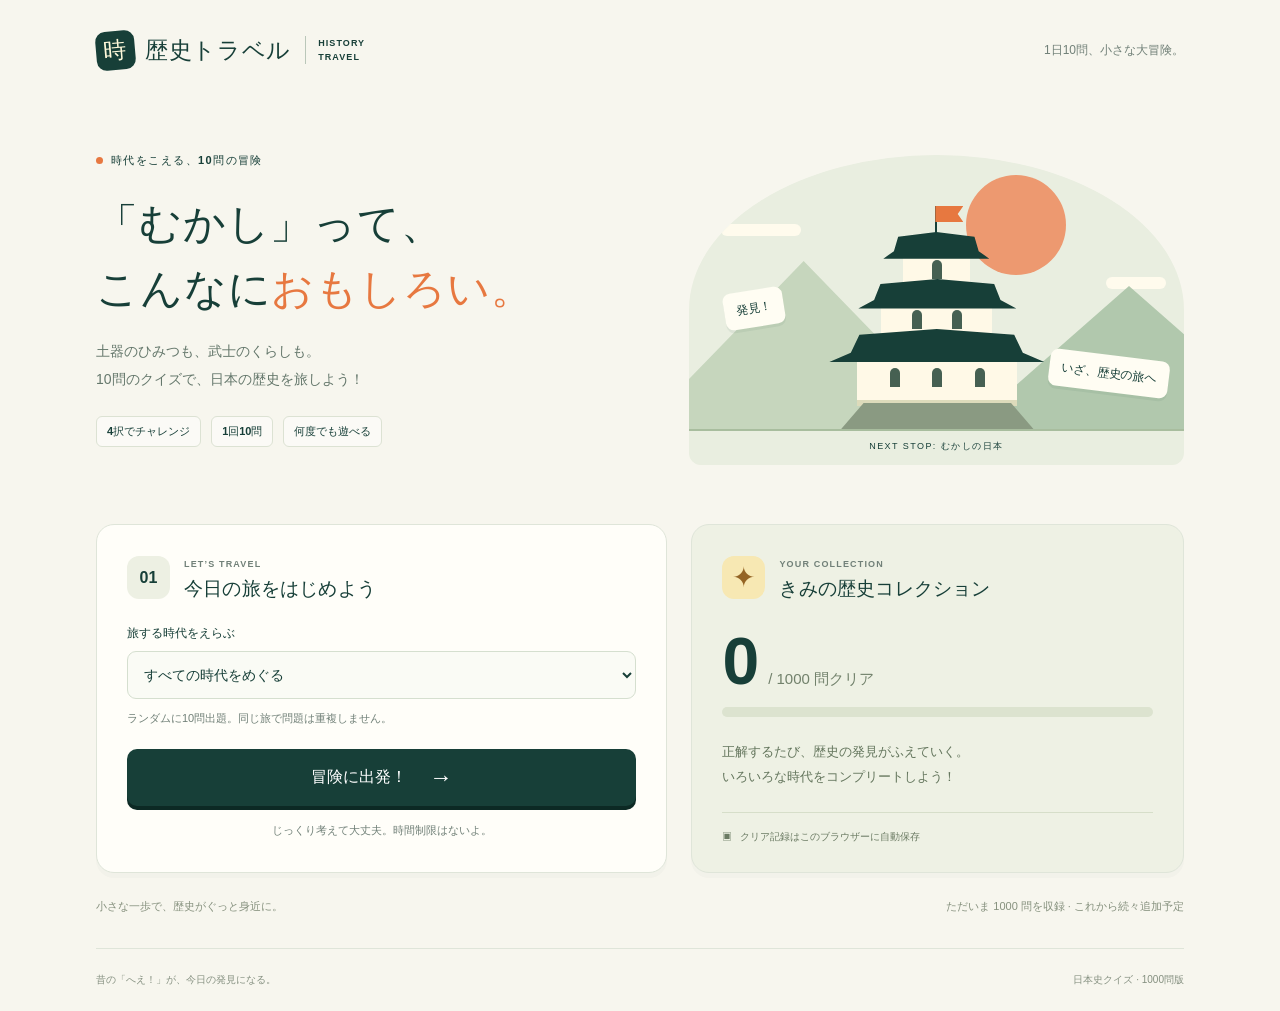
<file: index.html>
<!doctype html>
<html lang="ja">
<head>
  <meta charset="utf-8">
  <meta name="viewport" content="width=device-width, initial-scale=1">
  <meta name="theme-color" content="#173f38">
  <meta name="description" content="10問でめぐる日本の歴史。遊びながら発見する、小学生向けの日本史4択クイズ。">
  <title>歴史トラベル｜10問の日本史冒険</title>
  <link rel="stylesheet" href="css/style.css">
  <script defer src="data/questions-1000-quality-v3.js"></script>
  <script defer src="js/core.js"></script>
  <script defer src="js/storage.js"></script>
  <script defer src="js/app.js"></script>
</head>
<body>
  <header class="site-header"><a class="brand" href="./"><span class="brand-mark" aria-hidden="true">時</span> 歴史トラベル<span class="brand-en">HISTORY TRAVEL</span></a><span class="header-note">1日10問、小さな大冒険。</span></header>
  <main id="app"></main>
  <p id="storage-notice" class="storage-notice" role="status" hidden>この環境では記録を保存できません。今回はこの画面を開いている間だけ記録します。</p>
  <footer>昔の「へえ！」が、今日の発見になる。<span>日本史クイズ · 1000問版</span></footer>
  <noscript>このクイズを遊ぶには、ブラウザーのJavaScriptを有効にしてください。</noscript>
</body>
</html>
</file>
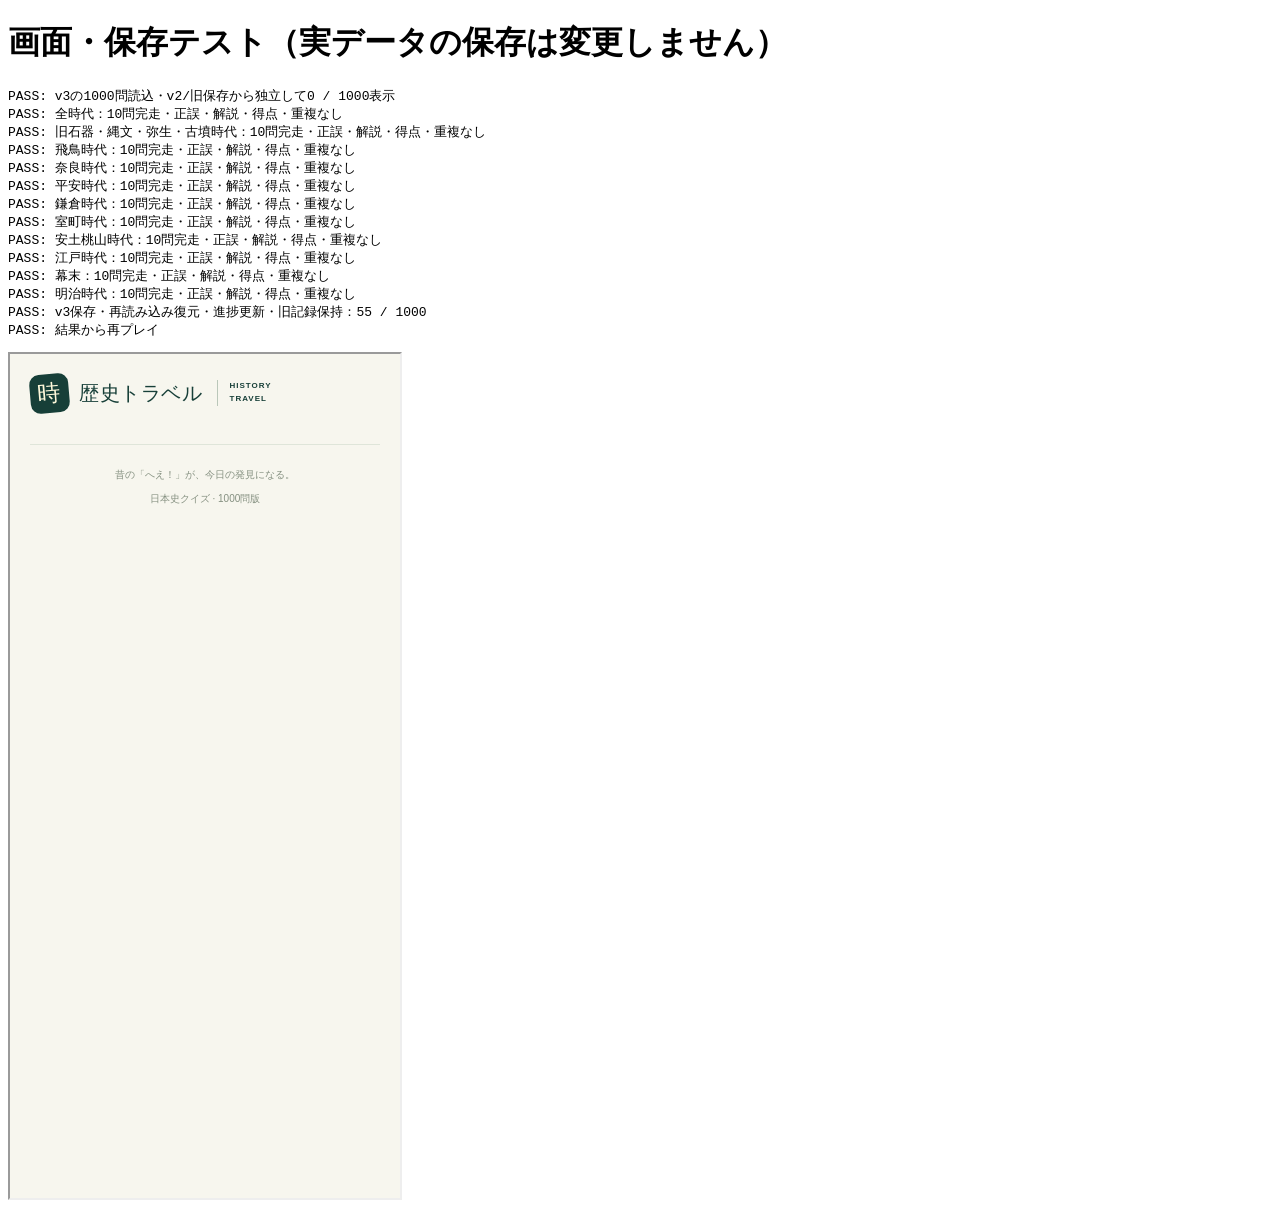
<file: tests/integration.html>
<!doctype html><html lang="ja"><meta charset="utf-8"><title>画面・保存テスト</title><h1>画面・保存テスト（実データの保存は変更しません）</h1><pre id="results">検証中…</pre><div id="host"></div><script>
(async()=>{
const lines=[], key='history-travel.progress.quality-v3.v1', v2='history-travel.progress.quality-v2.v1', legacy='history-travel.progress.v1';
const oldSave=JSON.stringify({version:1,clearedIds:['edo-001','ancient-001']});
const saves={[legacy]:JSON.stringify({version:1,clearedIds:['edo-001']}),[v2]:oldSave};
window.testStore={getItem:k=>saves[k]??null,setItem:(k,v)=>{saves[k]=v;}};
const source=await(await fetch('../index.html')).text();
const base=new URL('../',location.href).href;
async function mount(){const frame=document.createElement('iframe');frame.width='390';frame.height='844';const ready=new Promise(resolve=>frame.onload=resolve);frame.srcdoc=source.replace('<head>','<head><base href="'+base+'"><script>Object.defineProperty(window,"localStorage",{value:parent.testStore});<\/script>');document.querySelector('#host').replaceChildren(frame);await ready;return frame;}
function assert(ok,msg){if(!ok)throw Error(msg);}
function report(s){lines.push('PASS: '+s);document.querySelector('#results').textContent=lines.join('\n');}
try {
let frame=await mount(), doc=frame.contentDocument;
assert(frame.contentWindow.QUESTIONS.length===1000,'v3の1000問');assert([...doc.scripts].some(s=>s.src.endsWith('/data/questions-1000-quality-v3.js')),'v3を読込');
assert(doc.querySelector('.collection-count').textContent.includes('/ 1000'),'1000問表示');assert(doc.querySelector('.collection-count strong').textContent==='0','旧データは混同しない');report('v3の1000問読込・v2/旧保存から独立して0 / 1000表示');
const eras=[...doc.querySelectorAll('#era option')].map(o=>o.value);assert(eras.length===11,'全10時代');
let totalCorrect=0;
for(const era of eras){doc.querySelector('#era').value=era;doc.querySelector('#era').dispatchEvent(new frame.contentWindow.Event('change'));doc.querySelector('#start').click();const seen=new Set();let score=0;for(let i=0;i<10;i++){const title=doc.querySelector('.question-card h1').textContent;assert(!seen.has(title),'重複問題');seen.add(title);if(era!=='all')assert(doc.querySelector('.era-badge').textContent===era,'時代違い');const buttons=doc.querySelectorAll('.choice');const choices=[...buttons].map(b=>b.children[1].textContent);const q=frame.contentWindow.QUESTIONS.find(q=>q.question===title && q.era===doc.querySelector('.era-badge').textContent && JSON.stringify(q.choices)===JSON.stringify(choices));const chosen=i%2===0?q.answer:(q.answer+1)%4;buttons[chosen].click();buttons[chosen].click();assert([...buttons].every(b=>b.disabled),'回答後無効化');assert(doc.querySelector('.explanation').textContent===q.explanation,'解説');if(chosen===q.answer)score++;assert(doc.querySelector('#feedback').textContent.includes(chosen===q.answer?'大正解':'おしい'),'正誤');doc.querySelector('#next').click();}assert(doc.querySelector('.result-score strong').textContent===String(score),'得点');totalCorrect+=score;doc.querySelector('#home').click();report((era==='all'?'全時代':era)+'：10問完走・正誤・解説・得点・重複なし');}
const expected=new Set(JSON.parse(saves[key]).clearedIds).size;assert(expected>0 && expected<=totalCorrect,'保存件数');assert(doc.querySelector('.collection-count strong').textContent===String(expected),'進捗更新');frame=await mount();doc=frame.contentDocument;assert(doc.querySelector('.collection-count strong').textContent===String(expected),'復元');assert(saves[legacy]===JSON.stringify({version:1,clearedIds:['edo-001']}),'旧データ保持');assert(saves[v2]===oldSave,'v2記録保持');report('v3保存・再読み込み復元・進捗更新・旧記録保持：'+expected+' / 1000');
doc.querySelector('#start').click();for(let i=0;i<10;i++){doc.querySelector('.choice').click();doc.querySelector('#next').click();}doc.querySelector('#again').click();assert(doc.querySelector('.question-progress').textContent.includes('第 1 問'),'再プレイ');report('結果から再プレイ');
for(const invalid of ['{broken','null',JSON.stringify({version:1,clearedIds:[null,42,'unknown-id']}),JSON.stringify({version:9,clearedIds:[]})]){saves[key]=invalid;frame=await mount();assert(frame.contentDocument.querySelector('#start'),'不正保存から起動');}report('破損JSON・null・不正ID・未知バージョンでも起動');
window.testStore={getItem:()=>{throw Error('blocked');},setItem:()=>{throw Error('blocked');}};frame=await mount();assert(!frame.contentDocument.querySelector('#storage-notice').hidden,'保存不可通知');frame.contentDocument.querySelector('#start').click();assert(frame.contentDocument.querySelector('.choice'),'保存不可でもプレイ');report('ストレージ利用不可でもプレイ可能');
} catch(e){lines.push('FAIL: '+e.message);document.querySelector('#results').textContent=lines.join('\n');}
})();
</script></html>
</file>
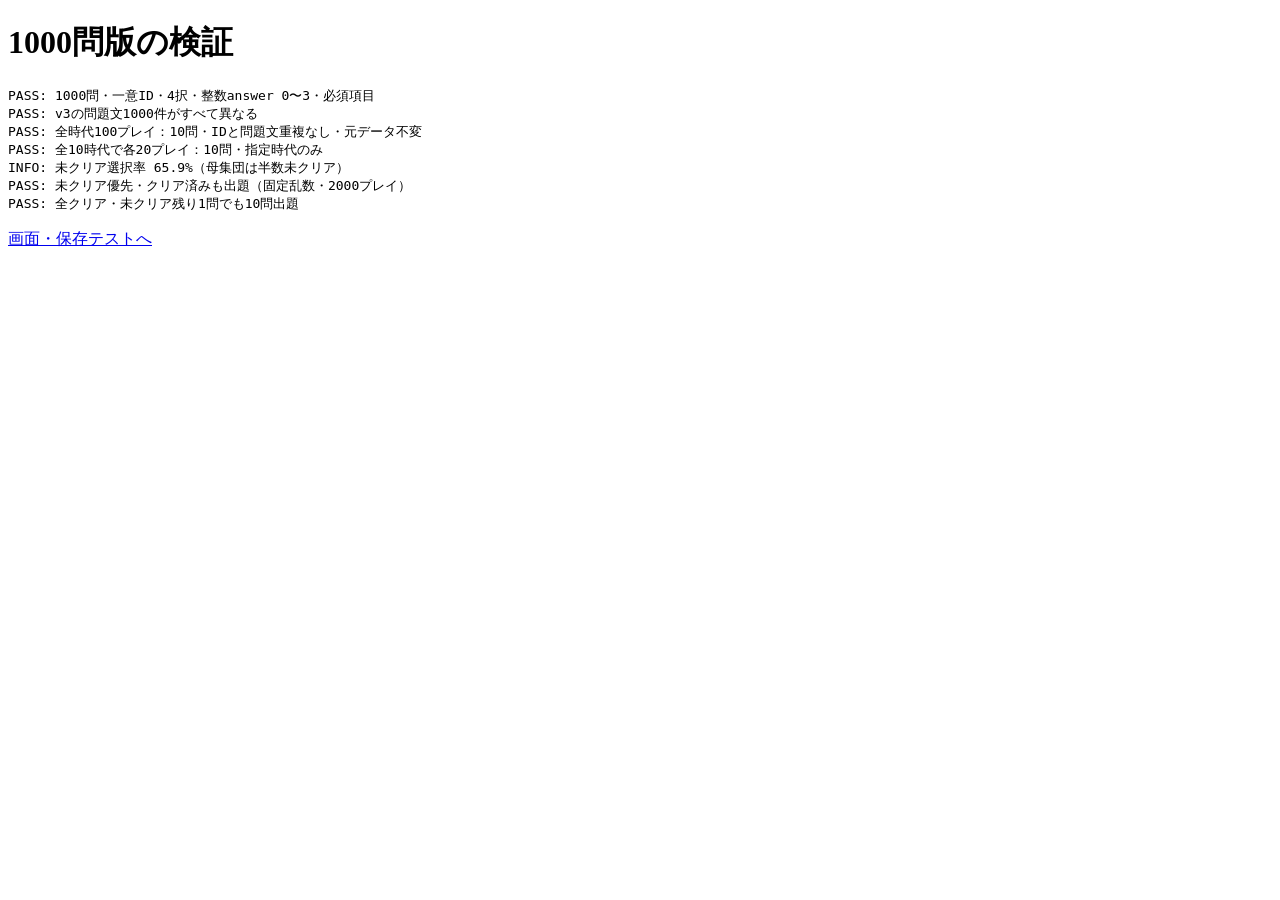
<file: tests/smoke.html>
<!doctype html><html lang="ja"><meta charset="utf-8"><title>1000問版の検証</title><h1>1000問版の検証</h1><pre id="results">検証中…</pre><script src="../data/questions-1000-quality-v3.js"></script><script src="../js/core.js"></script><script>
const results = [];
function test(name, fn) { try { fn(); results.push('PASS: ' + name); } catch(e) { results.push('FAIL: ' + name + ': ' + e.message); } }
function assert(ok) { if(!ok) throw Error('期待と異なる結果'); }
const qs = window.QUESTIONS, core = window.QuizCore;
let seed=123456; const random=()=>((seed=(Math.imul(seed,1664525)+1013904223)>>>0)/4294967296);
test('1000問・一意ID・4択・整数answer 0〜3・必須項目',()=>{ core.validate(qs); assert(qs.length===1000); });
test('v3の問題文1000件がすべて異なる',()=>assert(new Set(qs.map(q=>q.question)).size===1000));
test('全時代100プレイ：10問・IDと問題文重複なし・元データ不変',()=>{const original=JSON.stringify(qs);const eras=new Set();for(let i=0;i<100;i++){const r=core.select(qs,'all',random);assert(r.length===10 && new Set(r.map(q=>q.id)).size===10 && new Set(r.map(q=>q.question)).size===10);r.forEach(q=>eras.add(q.era));}assert(JSON.stringify(qs)===original && eras.size===10);});
test('全10時代で各20プレイ：10問・指定時代のみ',()=>{for(const era of new Set(qs.map(q=>q.era))){assert(core.ERAS.includes(era));for(let i=0;i<20;i++){const r=core.select(qs,era,random);assert(r.length===10 && r.every(q=>q.era===era) && new Set(r.map(q=>q.question)).size===10);}}});
test('未クリア優先・クリア済みも出題（固定乱数・2000プレイ）',()=>{const pool=Array.from({length:100},(_,i)=>({...qs[0],id:String(i),question:String(i)}));const cleared=new Set(pool.slice(0,50).map(q=>q.id));let fresh=0;for(let i=0;i<2000;i++)fresh+=core.select(pool,'all',random,cleared).filter(q=>!cleared.has(q.id)).length;const ratio=fresh/20000;assert(ratio>.60 && ratio<.72);results.push('INFO: 未クリア選択率 '+(ratio*100).toFixed(1)+'%（母集団は半数未クリア）');});
test('全クリア・未クリア残り1問でも10問出題',()=>{const all=new Set(qs.map(q=>q.id));assert(core.select(qs,'all',random,all).length===10);all.delete(qs[0].id);assert(core.select(qs,'all',random,all).length===10);});
document.querySelector('#results').textContent=results.join('\n');
</script><p><a href="integration.html">画面・保存テストへ</a></p></html>
</file>
<file: css/style.css>
:root{--ink:#173f38;--muted:#718078;--orange:#e77840;--paper:#f7f6ee;--line:#dfe5d9;--green:#2d6b50;--yellow:#f6cf63;font-family:"Hiragino Kaku Gothic ProN","Yu Gothic",Meiryo,sans-serif;color:var(--ink);background:var(--paper);font-synthesis:none}*{box-sizing:border-box}body{margin:0;background-image:radial-gradient(#d8decf 0.7px,transparent 0.7px);background-size:18px 18px}button,select{font:inherit}button,a,select{-webkit-tap-highlight-color:transparent}button{cursor:pointer}button:focus-visible,a:focus-visible,select:focus-visible{outline:3px solid #247aae;outline-offset:5px}h1:focus,h2:focus{outline:none}button:disabled{cursor:default}a{color:inherit;text-decoration:none}.site-header{max-width:1160px;margin:auto;height:100px;display:flex;align-items:center;justify-content:space-between;padding:0 36px}.brand{font-weight:900;font-size:23px;display:flex;gap:10px;align-items:center;letter-spacing:.03em}.brand-mark{display:grid;place-items:center;background:var(--ink);color:#fff9db;border-radius:10px;width:39px;height:39px;font-size:23px;transform:rotate(-5deg)}.brand-en{font-size:9px;letter-spacing:.12em;font-weight:700;border-left:1px solid #bac7b9;padding-left:12px;margin-left:4px;max-width:72px;line-height:1.6}.header-note{font-size:12px;color:var(--muted)}main{max-width:1088px;margin:auto;padding:20px 0 0}.home-hero{display:grid;grid-template-columns:1.16fr 1fr;gap:18px;align-items:center;min-height:340px}.eyebrow{font-size:11px;font-weight:800;letter-spacing:.13em;margin:0 0 7px;display:inline-flex;align-items:center;gap:8px}.tiny-dot{width:7px;height:7px;border-radius:50%;background:var(--orange)}h1{font-size:42px;line-height:1.55;letter-spacing:.02em;margin:16px 0}.orange-text{color:var(--orange)}.lead{font-size:14px;color:#64776b;line-height:2}.hero-tags{display:flex;gap:10px;margin:23px 0}.hero-tags span{font-size:11px;font-weight:700;border:1px solid #dce2d3;border-radius:6px;padding:7px 10px;background:#ffffff80}.landscape{height:310px;position:relative;overflow:hidden;border-radius:50% 50% 12px 12px;background:#e9eee0}.sun{position:absolute;width:100px;height:100px;border-radius:50%;background:#ed9970;left:56%;top:20px}.mountain{position:absolute;clip-path:polygon(0 100%,50% 0,100% 100%);bottom:34px}.mountain-back{width:330px;height:170px;background:#c6d6bd;left:-50px}.mountain-front{width:330px;height:145px;background:#b1c8ad;right:-110px}.cloud{position:absolute;width:80px;height:12px;background:#fffbed;border-radius:30px}.cloud-one{left:32px;top:69px}.cloud-two{right:18px;top:122px;width:60px}.castle{position:absolute;width:220px;height:233px;left:50%;transform:translateX(-50%);bottom:35px}.tower{background:#fff9e7;position:absolute;display:flex;justify-content:space-evenly;align-items:center;border-bottom:6px solid #dddbbb}.tower i{width:10px;height:19px;background:#466052;border-radius:5px 5px 0 0}.tower-top{width:67px;height:40px;left:77px;top:55px}.tower-middle{width:111px;height:47px;left:55px;top:102px}.tower-bottom{width:160px;height:52px;left:31px;top:157px}.roof{position:absolute;z-index:2;background:var(--ink);clip-path:polygon(14% 16%,50% 0,86% 16%,90% 66%,100% 92%,0 92%,10% 66%)}.roof-top{width:106px;height:29px;top:35px;left:57px}.roof-middle{width:158px;height:32px;top:82px;left:32px}.roof-bottom{width:215px;height:36px;top:132px;left:3px}.castle-base{position:absolute;bottom:0;width:194px;height:27px;left:14px;background:#8a9a82;clip-path:polygon(12% 0,88% 0,100% 100%,0 100%)}.flag{position:absolute;width:2px;height:28px;background:var(--ink);top:9px;left:109px}.flag:after{content:"";display:block;width:28px;height:16px;background:var(--orange);clip-path:polygon(0 0,100% 0,80% 50%,100% 100%,0 100%)}.land-line{position:absolute;bottom:34px;left:0;right:0;height:2px;background:#a8bd9e}.art-caption{position:absolute;bottom:12px;font-size:9px;letter-spacing:.16em;left:50%;transform:translateX(-50%);white-space:nowrap}.floating-label{position:absolute;z-index:3;background:#fffdf3;padding:10px 12px;box-shadow:0 3px 0 #173f3810;font-size:12px;font-weight:800;border-radius:8px}.label-one{left:35px;top:135px;transform:rotate(-9deg)}.label-two{right:15px;bottom:73px;transform:rotate(7deg)}.dashboard{display:grid;grid-template-columns:1.16fr 1fr;gap:24px;margin-top:34px}.start-card,.collection-card{padding:28px 30px;border-radius:18px;border:1px solid var(--line);background:#fffef9;box-shadow:0 5px 0 #173f3805}.section-heading{display:flex;align-items:center;gap:14px;margin-bottom:23px}.section-heading h2{font-size:19px;margin:0;letter-spacing:.01em}.section-heading .eyebrow{font-size:9px;color:var(--muted)}.step-icon,.collection-icon{width:43px;height:43px;border-radius:12px;background:#edf0e3;display:grid;place-items:center;font-size:16px;font-weight:800}.collection-icon{background:#f7e8b3;color:#946424;font-size:28px}label{font-size:12px;font-weight:800;display:block;margin-bottom:9px}select{width:100%;border:1px solid #d5dfcf;background:#fafbf5;color:var(--ink);border-radius:9px;padding:13px 12px;font-size:14px;min-height:48px}.field-note,.small{font-size:11px;color:var(--muted);line-height:1.8}.field-note{margin:10px 0 20px}.primary{width:100%;display:flex;align-items:center;justify-content:center;gap:22px;padding:17px 22px;border:0;border-radius:10px;background:var(--ink);color:white;font-size:16px;font-weight:800;box-shadow:0 4px 0 #0c2924;transition:background .15s,transform .15s}.primary:hover{background:#276050}.primary:active{transform:translateY(2px);box-shadow:0 2px 0 #0c2924}.primary span{font-size:23px;line-height:1}.centered{text-align:center;margin:15px 0 0}.collection-card{background:#eef1e4;position:relative;overflow:hidden}.collection-count{margin:26px 0 13px;display:flex;gap:13px;align-items:baseline}.collection-count strong{font-size:66px;line-height:1;font-weight:900;letter-spacing:-.06em}.collection-count span{font-size:15px;color:#71816b}.meter{height:10px;background:#dce3cf;border-radius:10px;overflow:hidden}.meter span{display:block;height:100%;background:var(--green);border-radius:10px}.collection-copy{font-size:13px;line-height:1.95;margin:22px 0;color:#63755c}.save-note{font-size:10px;border-top:1px solid #d6dec9;padding-top:17px;color:#6b7b63;display:flex;align-items:center;gap:8px}.bottom-note{display:flex;justify-content:space-between;font-size:11px;color:#86917e;margin:26px 0 34px}footer{max-width:1088px;margin:0 auto;padding:24px 0;border-top:1px solid var(--line);font-size:10px;color:#859080;display:flex;justify-content:space-between}.play-shell{max-width:780px;margin:10px auto 42px}.play-top,.question-progress{display:flex;align-items:center;justify-content:space-between;gap:12px}.score-pill{padding:8px 13px;background:#ecefdc;border-radius:30px;font-size:12px;font-weight:700}.question-progress{margin:27px 0 12px}.question-progress strong{font-size:21px}.question-progress strong span{font-size:13px;color:var(--muted);margin-left:5px}.question-progress>span{font-size:12px;color:var(--muted)}.step-track{display:flex;gap:6px;margin-bottom:27px}.step-track span{flex:1;height:8px;background:#dfe5d8;border-radius:5px}.step-track .done{background:var(--green)}.step-track .current{background:var(--orange)}.question-card{background:#fffefa;border:1px solid var(--line);border-radius:20px;padding:32px;box-shadow:0 6px 0 #173f3805}.question-meta{display:flex;justify-content:space-between;align-items:center;font-size:10px;letter-spacing:.1em;color:#8a9581}.era-badge{color:#466548;background:#eef1e3;font-size:12px;font-weight:700;border-radius:6px;padding:7px 12px;letter-spacing:0}.question-card h1{font-size:25px;line-height:1.8;margin:23px 0}.answer-hint{font-size:12px;color:var(--muted)}.choices{display:grid;grid-template-columns:1fr 1fr;gap:13px}.choice{min-height:80px;display:flex;align-items:center;gap:12px;text-align:left;border:2px solid #e0e5d9;border-radius:12px;background:#fff;color:var(--ink);padding:15px;font-size:15px;font-weight:700;transition:border-color .15s,background .15s}.choice:not(:disabled):hover{border-color:var(--green);background:#f2f7eb}.choice-letter{display:grid;place-items:center;flex-shrink:0;background:#f0f2e9;border-radius:7px;width:32px;height:32px;font-size:12px;color:#7b8b73}.choice-status{font-size:10px;margin-left:auto;white-space:nowrap}.choice.correct{border-color:#478363;background:#eaf5e9}.choice.correct .choice-letter{background:#33754f;color:white}.choice.incorrect{border-color:#d4b690;background:#fcf4e7}.choice:disabled{opacity:1}.feedback{margin:23px 0 19px;padding:21px;border-radius:12px;animation:appear .22s ease-out}.success{background:#edf5e7}.learn{background:#faf0db}.feedback-heading{display:flex;gap:14px;align-items:center}.reaction{font-size:36px;color:#a48021}.feedback h2{font-size:18px;margin:0 0 6px}.feedback-heading p{font-size:13px;margin:0;font-weight:700}.explanation{font-size:13px;line-height:1.95;margin:14px 0 0}.result-shell{max-width:720px;margin:15px auto 50px;padding:40px;background:#fffefa;border:1px solid var(--line);border-radius:24px;text-align:center;box-shadow:0 7px 0 #173f3805;animation:appear .3s ease-out}.result-shell h1{font-size:28px;margin-bottom:8px}.medal{width:94px;height:94px;margin:22px auto;background:#f6d879;border:8px double #ffefb6;outline:1px solid #e0b443;color:#aa7720;border-radius:50%;display:grid;place-items:center;font-size:48px;box-shadow:0 8px 0 #e8bd59;transform:rotate(-8deg)}.result-score{margin:20px auto;color:var(--ink)}.result-score strong{font-size:100px;letter-spacing:-.06em}.result-score span{font-size:17px;color:var(--muted)}.result-discoveries{display:flex;justify-content:center;gap:35px;background:#f1f3e9;border-radius:12px;padding:20px;font-size:12px;color:var(--muted)}.result-discoveries strong{display:block;font-size:22px;color:var(--ink);margin-top:8px}.result-actions{max-width:390px;margin:27px auto 15px}.secondary{width:100%;padding:16px;background:none;border:1px solid #d9e1d1;border-radius:10px;margin-top:16px;color:var(--ink);font-weight:700}.secondary:hover{background:#f1f4e9}.storage-notice{max-width:800px;margin:20px auto;padding:15px;background:#fff0ce;font-size:12px;line-height:1.8} @keyframes appear{from{opacity:0;transform:translateY(7px)}to{opacity:1;transform:translateY(0)}}
@media(min-width:1200px){main{padding-top:30px}.home-hero{min-height:360px}}
@media(max-width:1159px){main{margin:0 32px}.site-header{padding:0 32px}footer{margin:0 32px}h1{font-size:36px}.landscape{height:290px}.section-heading h2{font-size:17px}}
@media(max-width:760px){.site-header{height:78px;padding:0 20px}.brand{font-size:20px}.brand-en{font-size:8px}.header-note{display:none}main{margin:0 20px;padding-top:12px}.home-hero{grid-template-columns:1fr;gap:8px}.hero-copy{text-align:center}h1{font-size:32px;line-height:1.6;margin:15px 0}.lead{font-size:13px}.hero-tags{justify-content:center;margin:18px 0}.hero-tags span{font-size:10px;padding:7px 8px}.landscape{width:100%;max-width:440px;margin:auto;height:240px;border-radius:140px 140px 12px 12px}.castle{transform:translateX(-50%) scale(.85);transform-origin:bottom center}.sun{width:75px;height:75px;top:14px}.label-one{top:90px}.label-two{bottom:63px;font-size:10px}.dashboard{grid-template-columns:1fr;gap:18px;margin-top:23px}.start-card,.collection-card{padding:24px}.collection-count{margin-top:17px}.collection-count strong{font-size:54px}.collection-copy{margin:18px 0}.bottom-note{flex-direction:column;gap:12px;text-align:center;line-height:1.7;margin:23px 0}footer{margin:0 20px;flex-direction:column;align-items:center;gap:10px;padding:23px 0}.play-shell{margin-top:6px}.play-top .eyebrow{font-size:9px;letter-spacing:.03em}.question-progress>span{font-size:10px}.question-card{padding:22px 18px}.question-card h1{font-size:21px;margin:20px 0}.choices{grid-template-columns:1fr;gap:10px}.choice{min-height:65px;font-size:14px;padding:12px}.feedback{padding:17px}.feedback h2{font-size:16px}.feedback-heading p{font-size:12px}.result-shell{padding:30px 19px}.result-shell h1{font-size:24px}.result-discoveries{gap:20px;padding:18px 10px;font-size:10px}.result-discoveries strong{font-size:20px}.result-score strong{font-size:88px}.result-score span{font-size:14px}.storage-notice{margin:18px 20px}}
@media(prefers-reduced-motion:reduce){*,*:before,*:after{animation:none!important;transition:none!important;scroll-behavior:auto!important}}

/* 1000問版の長い時代名もスマートフォン内に収める。 */
.play-top .eyebrow{min-width:0;overflow-wrap:anywhere}.score-pill{flex-shrink:0}.question-meta{gap:10px}.era-badge{letter-spacing:0;line-height:1.6}.question-meta>span:last-child{flex-shrink:0}select{min-width:0}
</file>
